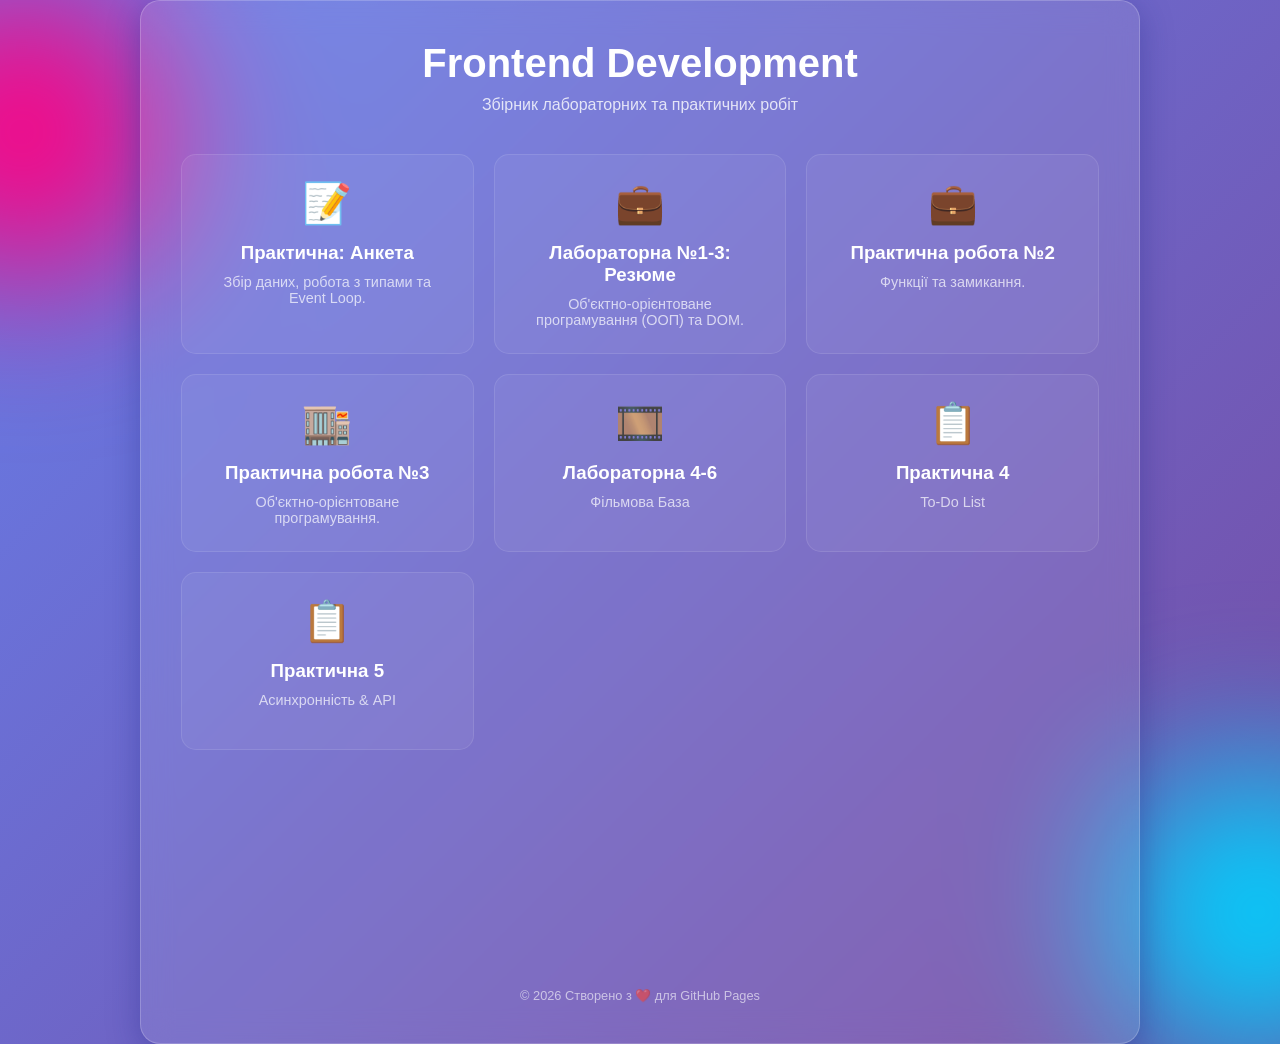
<file: index.html>
<!DOCTYPE html>
<html lang="uk">
<head>
    <meta charset="UTF-8">
    <meta name="viewport" content="width=device-width, initial-scale=1.0">
    <title>My Portfolio | JS Labs</title>
    <link rel="stylesheet" href="style.css">
</head>
<body>
    <div class="background-blobs"></div>
    
    <main class="glass-container">
        <header>
            <h1>Frontend Development</h1>
            <p>Збірник лабораторних та практичних робіт</p>
        </header>

        <section class="grid">
            <a href="practice 1/index.html" class="card">
                <div class="card-icon">📝</div>
                <h3>Практична: Анкета</h3>
                <p>Збір даних, робота з типами та Event Loop.</p>
            </a>

            <a href="Lab 1-3/index.html" class="card">
                <div class="card-icon">💼</div>
                <h3>Лабораторна №1-3: Резюме</h3>
                <p>Об'єктно-орієнтоване програмування (ООП) та DOM.</p>
            </a>

            <a href="practice 2/index.html" class="card">
                <div class="card-icon">💼</div>
                <h3>Практична робота №2</h3>
                <p>Функції та замикання.</p>
            </a>

             <a href="practice 3/index.html" class="card">
                <div class="card-icon">🏬</div>
                <h3>Практична робота №3</h3>
                <p>Об'єктно-орієнтоване програмування.</p>
            </a>

            <a href="Lab-4-6/index.html" class="card">
                <div class="card-icon">🎞️</div>
                <h3>Лабораторна 4-6</h3>
                <p>Фільмова База</p>
            </a>

            <a href="practice 4/index.html" class="card">
                <div class="card-icon">📋</div>
                <h3>Практична 4</h3>
                <p>To-Do List</p>
            </a>

            <a href="practice 5/index.html" class="card">
                <div class="card-icon">📋</div>
                <h3>Практична 5</h3>
                <p>Асинхронність & API</p>
            </a>

            <a href="practice 6/index.html" class="card">
                <div class="card-icon">📋</div>
                <h3>Практична 6</h3>
                <p>Модулі та ES6+</p>
            </a>

            <a href="practice 7/index.html" class="card">
                <div class="card-icon">🏬</div>
                <h3>Практична 7</h3>
                <p>Робота з даними: JSON, localStorage та обробка інформації</p>
            </a>


            <div class="card disabled">
                <div class="card-icon">🚀</div>
                <h3>Майбутні роботи</h3>
                <p>Тут з'являться нові проекти незабаром.</p>
            </div>
        </section>

        <footer>
            <p>&copy; 2026 Створено з ❤️ для GitHub Pages</p>
        </footer>
    </main>

    <script src="script.js"></script>
</body>
</html>
</file>
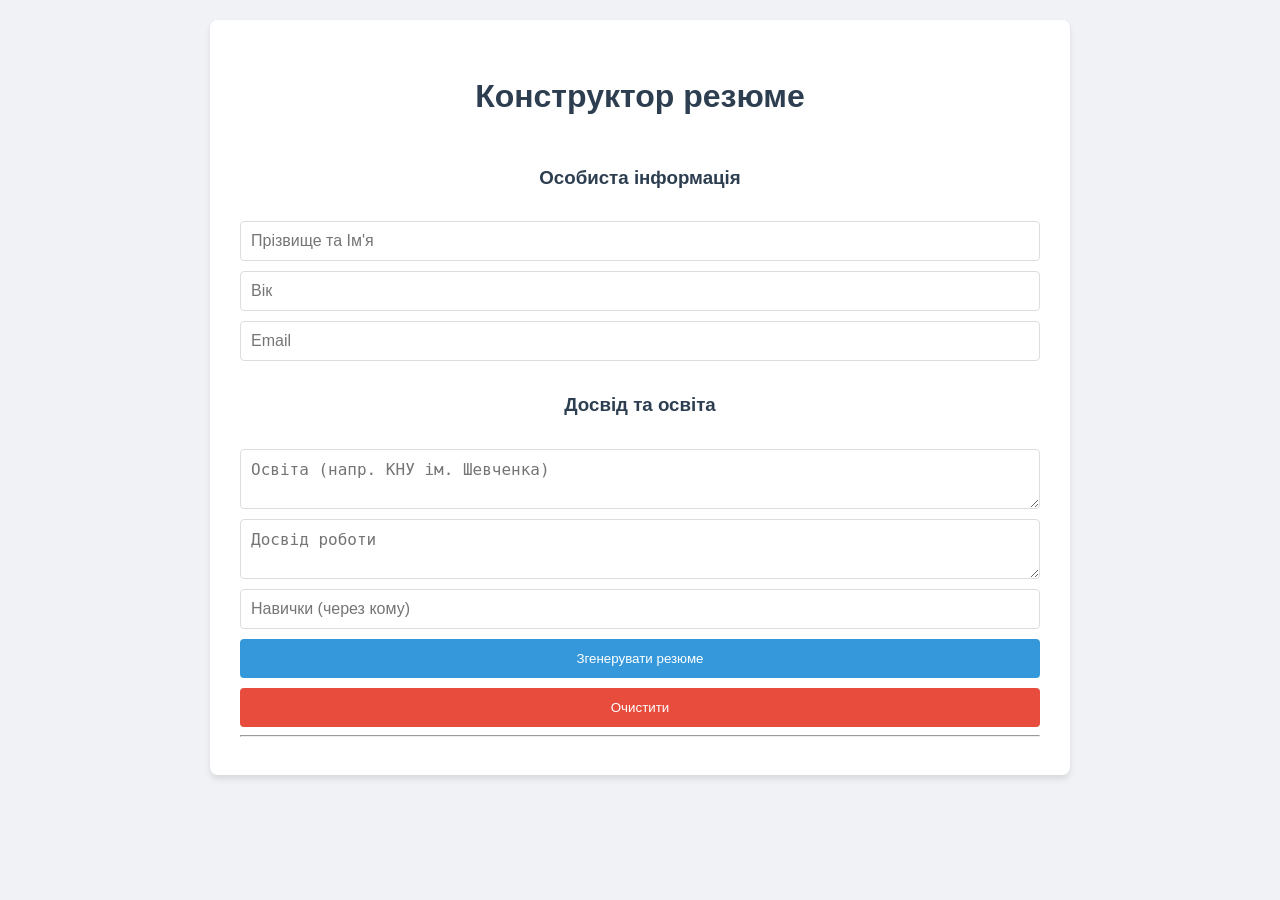
<file: Lab 1-3/index.html>
<!DOCTYPE html>
<html lang="uk">
<head>
    <meta charset="UTF-8">
    <meta name="viewport" content="width=device-width, initial-scale=1.0">
    <title>Конструктор резюме</title>
    <link rel="stylesheet" href="style.css">
</head>
<body>
    <main class="container">
        <header>
            <h1>Конструктор резюме</h1>
        </header>

        <section class="form-section">
            <form id="resume-form">
                <h3>Особиста інформація</h3>
                <input type="text" id="name" placeholder="Прізвище та Ім'я" required>
                <input type="number" id="age" placeholder="Вік" required>
                <input type="email" id="contacts" placeholder="Email" required>
                
                <h3>Досвід та освіта</h3>
                <textarea id="education" placeholder="Освіта (напр. КНУ ім. Шевченка)"></textarea>
                <textarea id="experience" placeholder="Досвід роботи"></textarea>
                <input type="text" id="skills" placeholder="Навички (через кому)">

                <button type="submit">Згенерувати резюме</button>
                <button type="button" id="clear-btn">Очистити</button>
            </form>
        </section>

        <hr>

        <section id="resume-output" class="resume-paper hidden">
            </section>
    </main>

    <script src="script.js"></script>
</body>
</html>
</file>
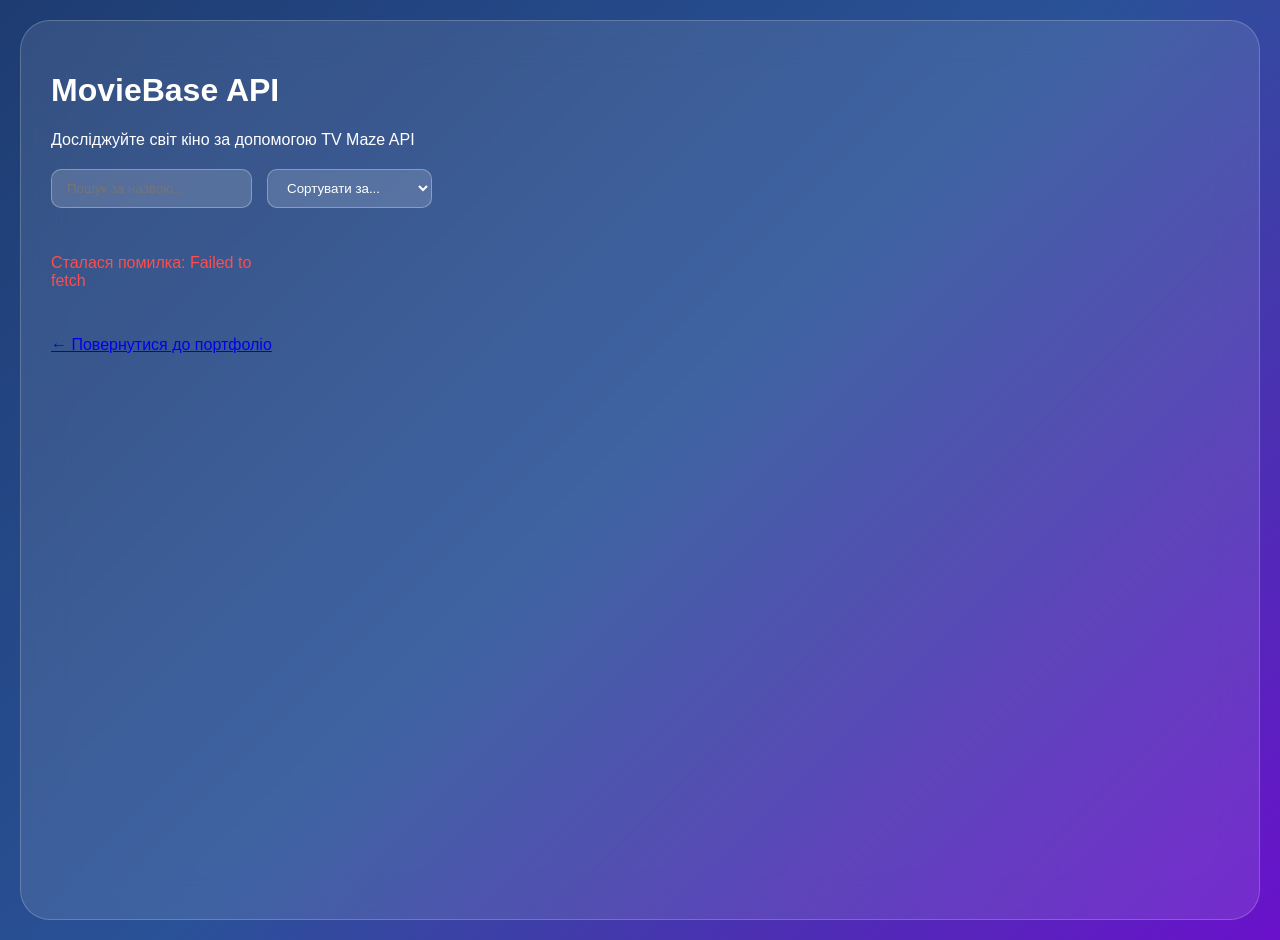
<file: Lab-4-6/index.html>
<!DOCTYPE html>
<html lang="uk">
<head>
    <meta charset="UTF-8">
    <meta name="viewport" content="width=device-width, initial-scale=1.0">
    <title>Лабораторна 4-6: Фільмова База</title>
    <link rel="stylesheet" href="style.css">
</head>
<body>
    <main>
        <header>
            <h1>MovieBase API</h1>
            <p>Досліджуйте світ кіно за допомогою TV Maze API</p>
        </header>

        <nav>
            <input type="text" id="search-input" placeholder="Пошук за назвою...">
            <select id="sort-select">
                <option value="default">Сортувати за...</option>
                <option value="name-asc">Назва (А-Я)</option>
                <option value="rating-desc">Рейтинг (Високий)</option>
            </select>
        </nav>

        <section id="movie-grid">
            <p>Завантаження фільмів...</p>
        </section>

        <div id="pagination" class="pagination"></div>

        <footer id="status-bar">
            <a href="../index.html">← Повернутися до портфоліо</a>
        </footer>
    </main>

    <script src="script.js"></script>
</body>
</html>
</file>
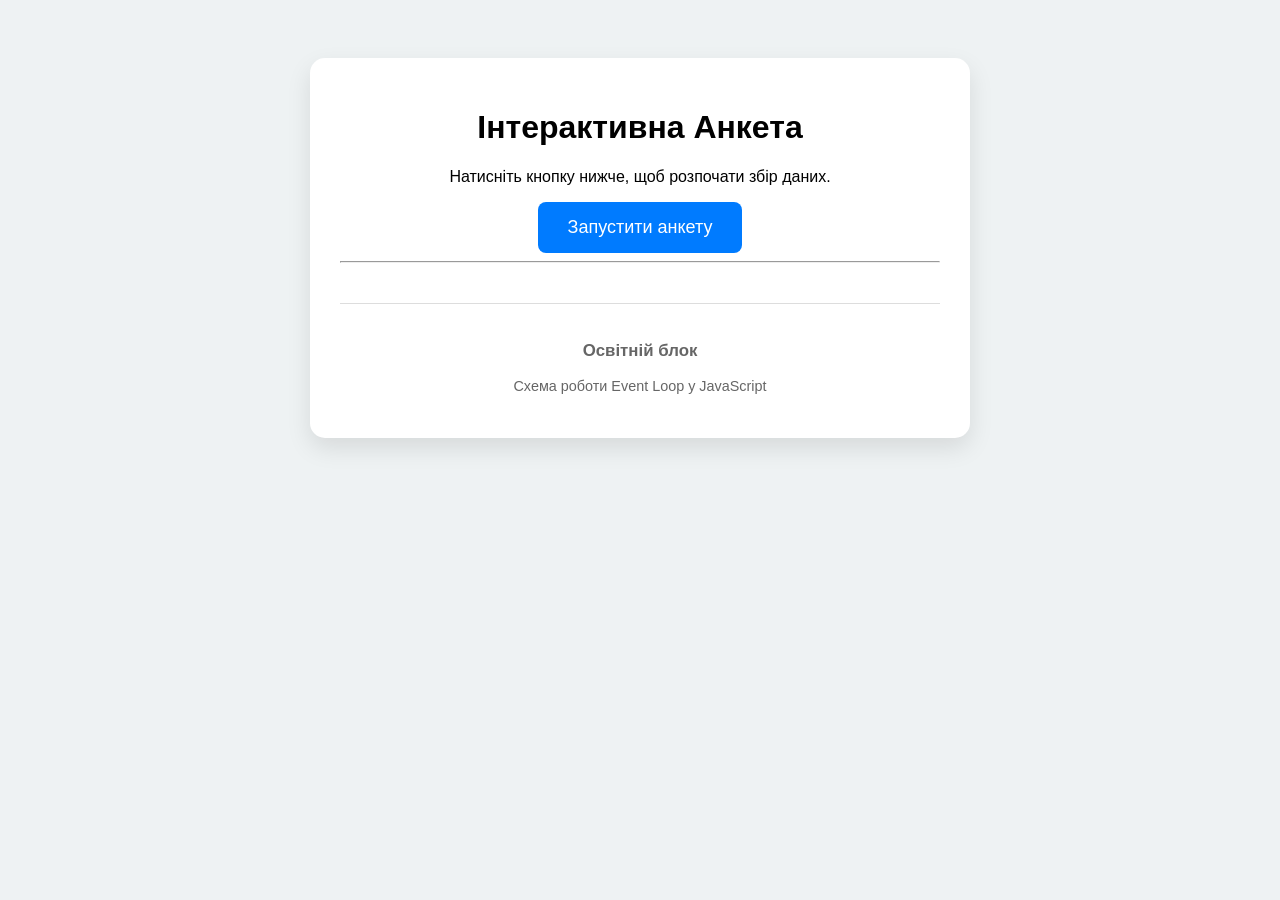
<file: practice 1/index.html>
<!DOCTYPE html>
<html lang="uk">
<head>
    <meta charset="UTF-8">
    <meta name="viewport" content="width=device-width, initial-scale=1.0">
    <title>Інтерактивна Анкета</title>
    <link rel="stylesheet" href="style.css">
</head>
<body>
    <main class="container">
        <header>
            <h1>Інтерактивна Анкета</h1>
            <p>Натисніть кнопку нижче, щоб розпочати збір даних.</p>
        </header>

        <section class="controls">
            <button id="start-btn">Запустити анкету</button>
        </section>
        
        <section id="results" class="hidden">
            <h2>Результати обробки:</h2>
            <output id="output"></output>
        </section>

        <hr>

        <section class="info-block">
            <h3>Освітній блок</h3>
            <figure>
                <figcaption>Схема роботи Event Loop у JavaScript</figcaption>
                
            </figure>
        </section>
    </main>

    <script src="script.js"></script>
</body>
</html>
</file>
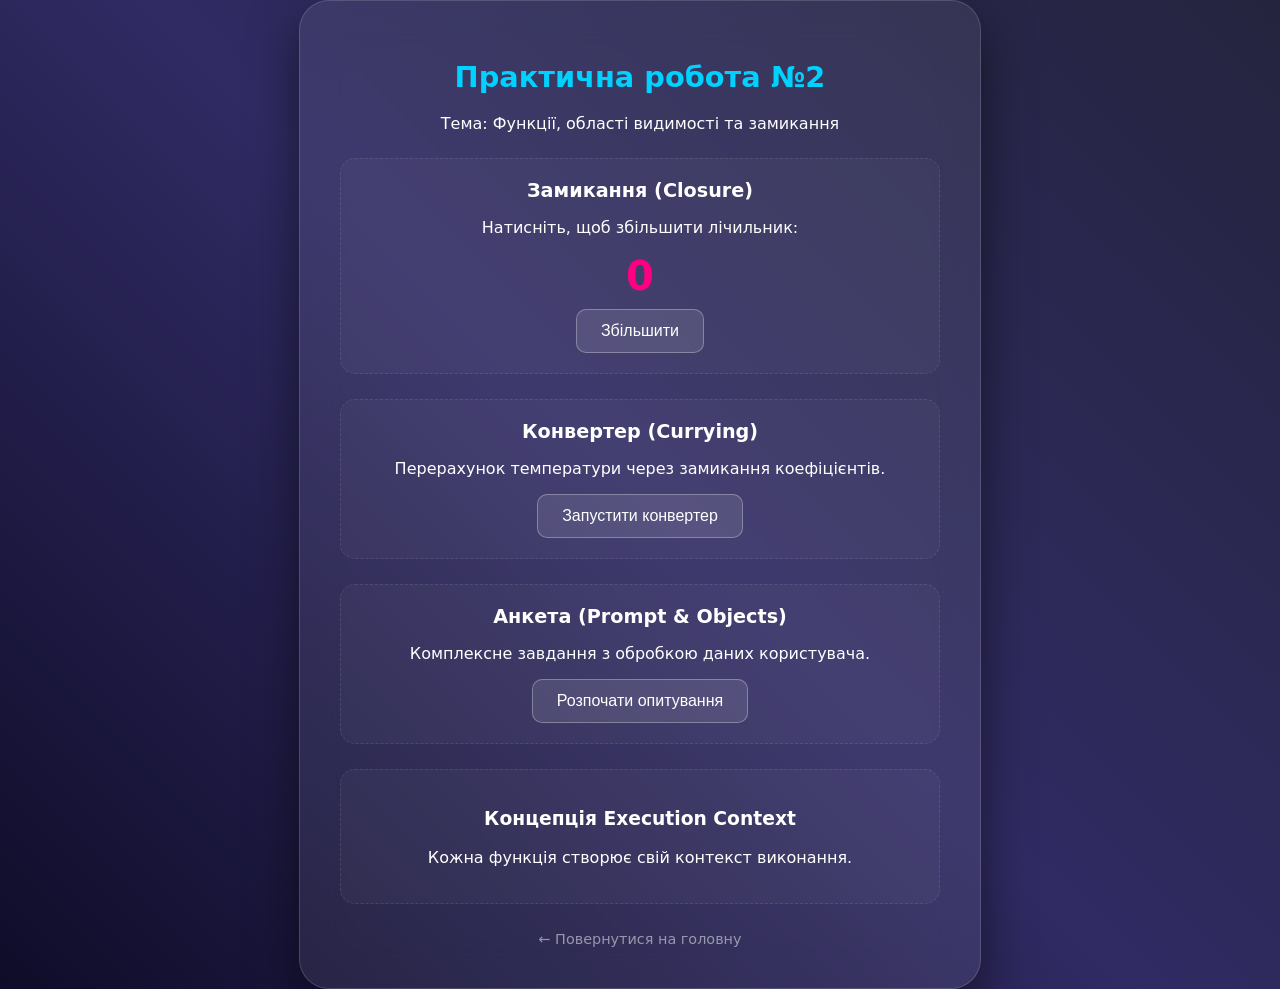
<file: practice 2/index.html>
<!DOCTYPE html>
<html lang="uk">
<head>
    <meta charset="UTF-8">
    <meta name="viewport" content="width=device-width, initial-scale=1.0">
    <title>Практична робота 2: Функції та замикання</title>
    <link rel="stylesheet" href="style.css">
</head>
<body>
    <main>
        <header>
            <h1>Практична робота №2</h1>
            <p>Тема: Функції, області видимості та замикання</p>
        </header>

        <section>
            <h2>Замикання (Closure)</h2>
            <p>Натисніть, щоб збільшити лічильник:</p>
            <output id="counter-val">0</output>
            <button id="count-btn">Збільшити</button>
        </section>

        <section>
            <h2>Конвертер (Currying)</h2>
            <p>Перерахунок температури через замикання коефіцієнтів.</p>
            <button id="convert-btn">Запустити конвертер</button>
        </section>

        <section>
            <h2>Анкета (Prompt & Objects)</h2>
            <p>Комплексне завдання з обробкою даних користувача.</p>
            <button id="survey-btn">Розпочати опитування</button>
        </section>

        <section>
            <h3>Концепція Execution Context</h3>
            
            <p>Кожна функція створює свій контекст виконання.</p>
        </section>

        <footer>
            <a href="../index.html">← Повернутися на головну</a>
        </footer>
    </main>

    <script src="script.js"></script>
</body>
</html>
</file>
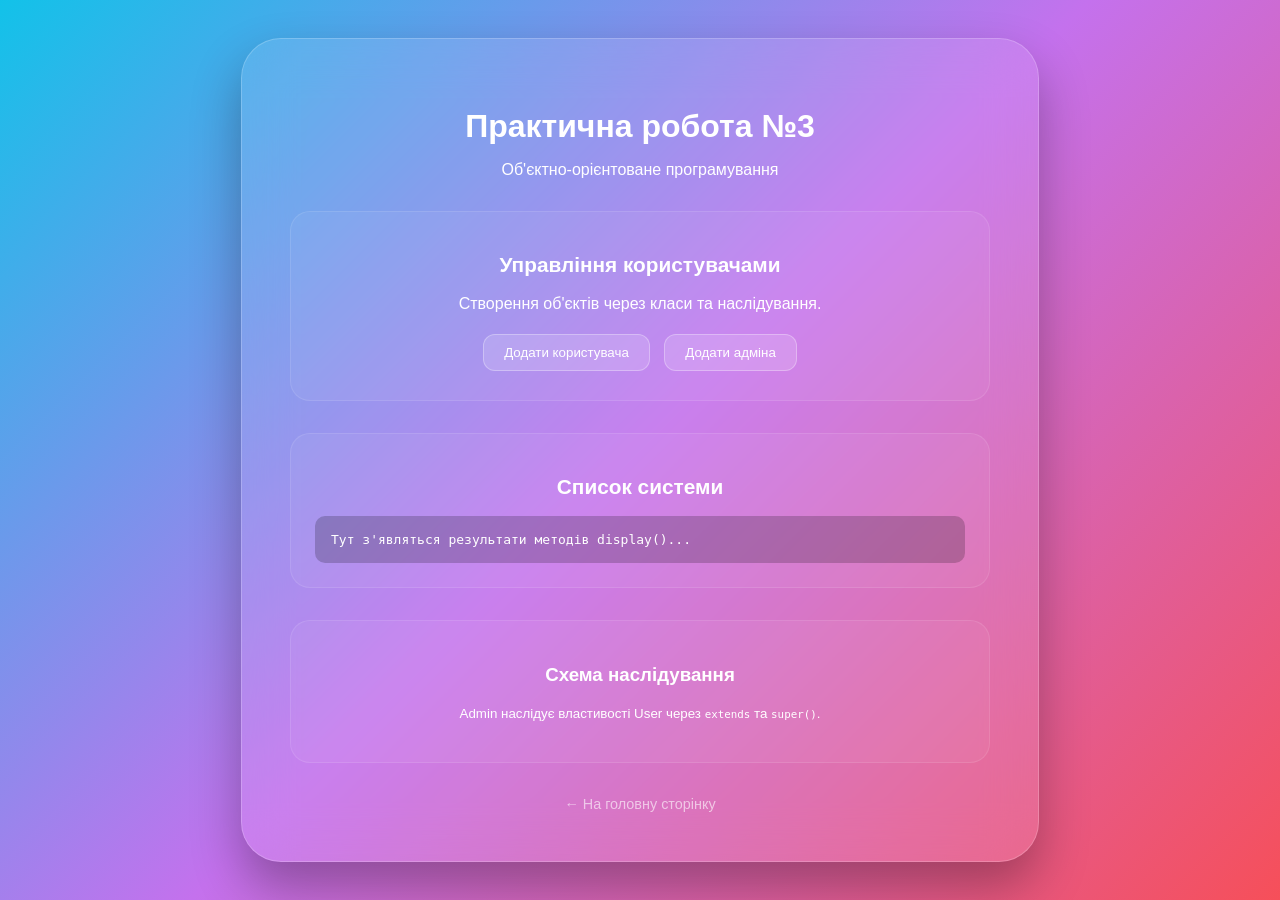
<file: practice 3/index.html>
<!DOCTYPE html>
<html lang="uk">
<head>
    <meta charset="UTF-8">
    <meta name="viewport" content="width=device-width, initial-scale=1.0">
    <title>Практична робота 3: OOP в JavaScript</title>
    <link rel="stylesheet" href="style.css">
</head>
<body>
    <main>
        <header>
            <h1>Практична робота №3</h1>
            <p>Об'єктно-орієнтоване програмування</p>
        </header>

        <section>
            <h2>Управління користувачами</h2>
            <p>Створення об'єктів через класи та наслідування.</p>
            <button id="add-user-btn">Додати користувача</button>
            <button id="add-admin-btn">Додати адміна</button>
        </section>

        <section>
            <h2>Список системи</h2>
            <output id="users-log">Тут з'являться результати методів display()...</output>
        </section>

        <section>
            <h3>Схема наслідування</h3>
                        <p><small>Admin наслідує властивості User через <code>extends</code> та <code>super()</code>.</small></p>
        </section>

        <footer>
            <a href="../index.html">← На головну сторінку</a>
        </footer>
    </main>

    <script src="script.js"></script>
</body>
</html>
</file>
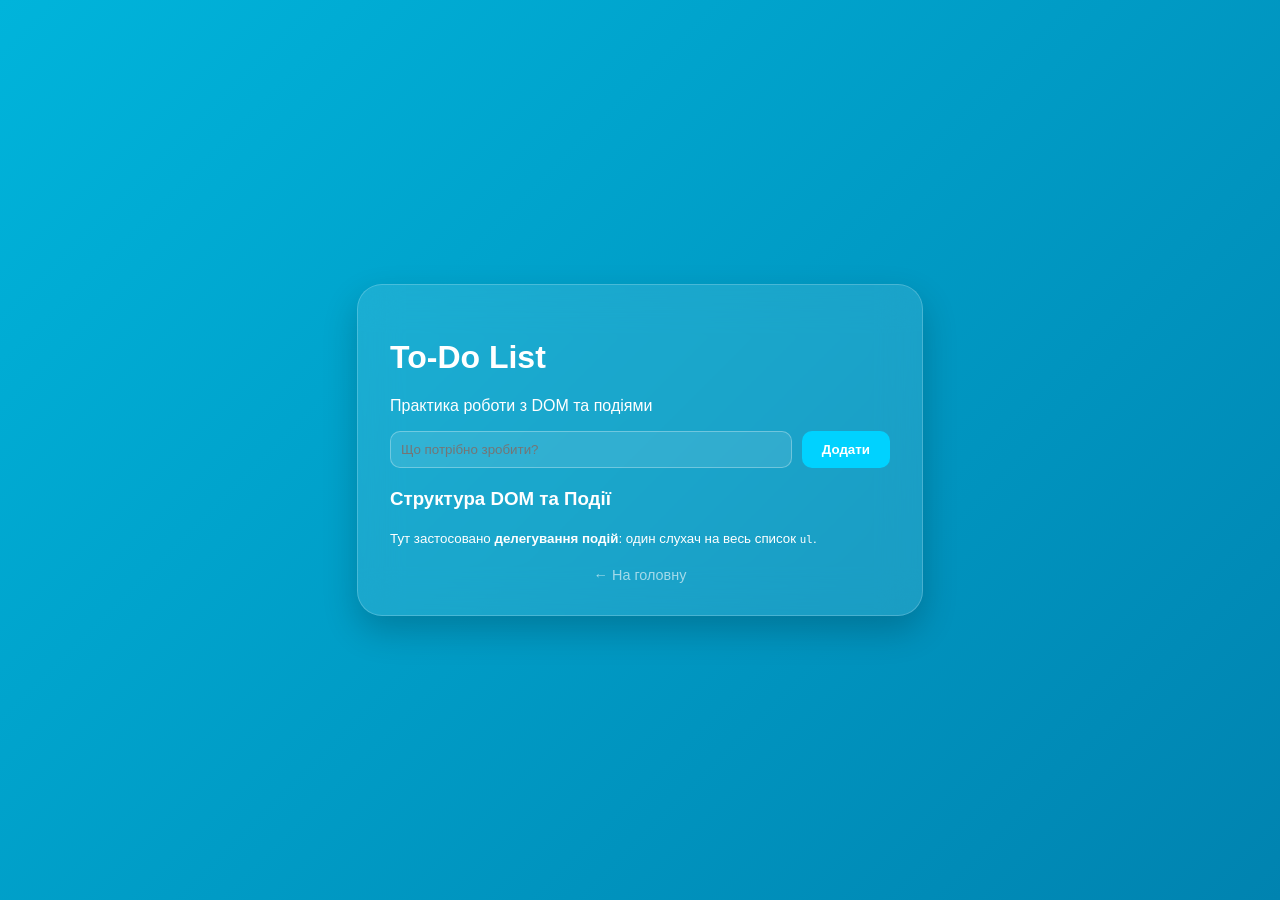
<file: practice 4/index.html>
<!DOCTYPE html>
<html lang="uk">
<head>
    <meta charset="UTF-8">
    <meta name="viewport" content="width=device-width, initial-scale=1.0">
    <title>Практична 4: DOM & Events</title>
    <link rel="stylesheet" href="style.css">
</head>
<body>
    <main>
        <header>
            <h1>To-Do List</h1>
            <p>Практика роботи з DOM та подіями</p>
        </header>

        <section>
            <form id="todo-form">
                <input type="text" id="task-input" placeholder="Що потрібно зробити?" aria-label="Нове завдання">
                <button type="submit">Додати</button>
            </form>
        </section>

        <section>
            <ul id="task-list">
                </ul>
        </section>

        <section id="dom-info">
            <h3>Структура DOM та Події</h3>
            
            <p><small>Тут застосовано <strong>делегування подій</strong>: один слухач на весь список <code>ul</code>.</small></p>
        </section>

        <footer>
            <a href="../index.html">← На головну</a>
        </footer>
    </main>

    <script src="script.js"></script>
</body>
</html>
</file>
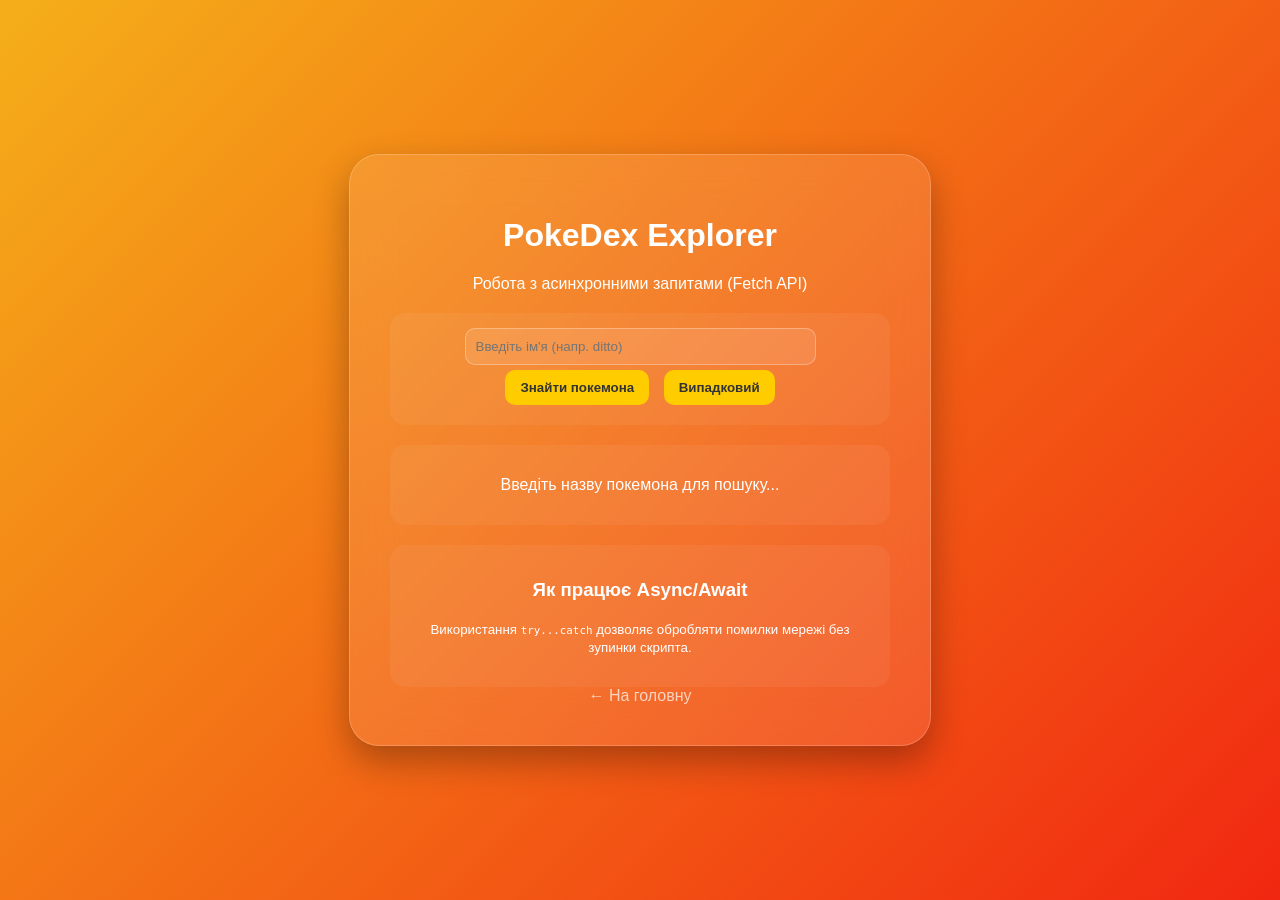
<file: practice 5/index.html>
<!DOCTYPE html>
<html lang="uk">
<head>
    <meta charset="UTF-8">
    <meta name="viewport" content="width=device-width, initial-scale=1.0">
    <title>Практична 5: Асинхронність & API</title>
    <link rel="stylesheet" href="style.css">
</head>
<body>
    <main>
        <header>
            <h1>PokeDex Explorer</h1>
            <p>Робота з асинхронними запитами (Fetch API)</p>
        </header>

        <section id="controls">
            <input type="text" id="poke-name" placeholder="Введіть ім'я (напр. ditto)">
            <button id="fetch-btn">Знайти покемона</button>
            <button id="random-btn">Випадковий</button>
        </section>

        <section id="display-area">
            <p>Введіть назву покемона для пошуку...</p>
        </section>

        <section id="theory-block">
            <h3>Як працює Async/Await</h3>
            
            <p><small>Використання <code>try...catch</code> дозволяє обробляти помилки мережі без зупинки скрипта.</small></p>
        </section>

        <footer>
            <a href="../index.html">← На головну</a>
        </footer>
    </main>

    <script src="script.js"></script>
</body>
</html>
</file>
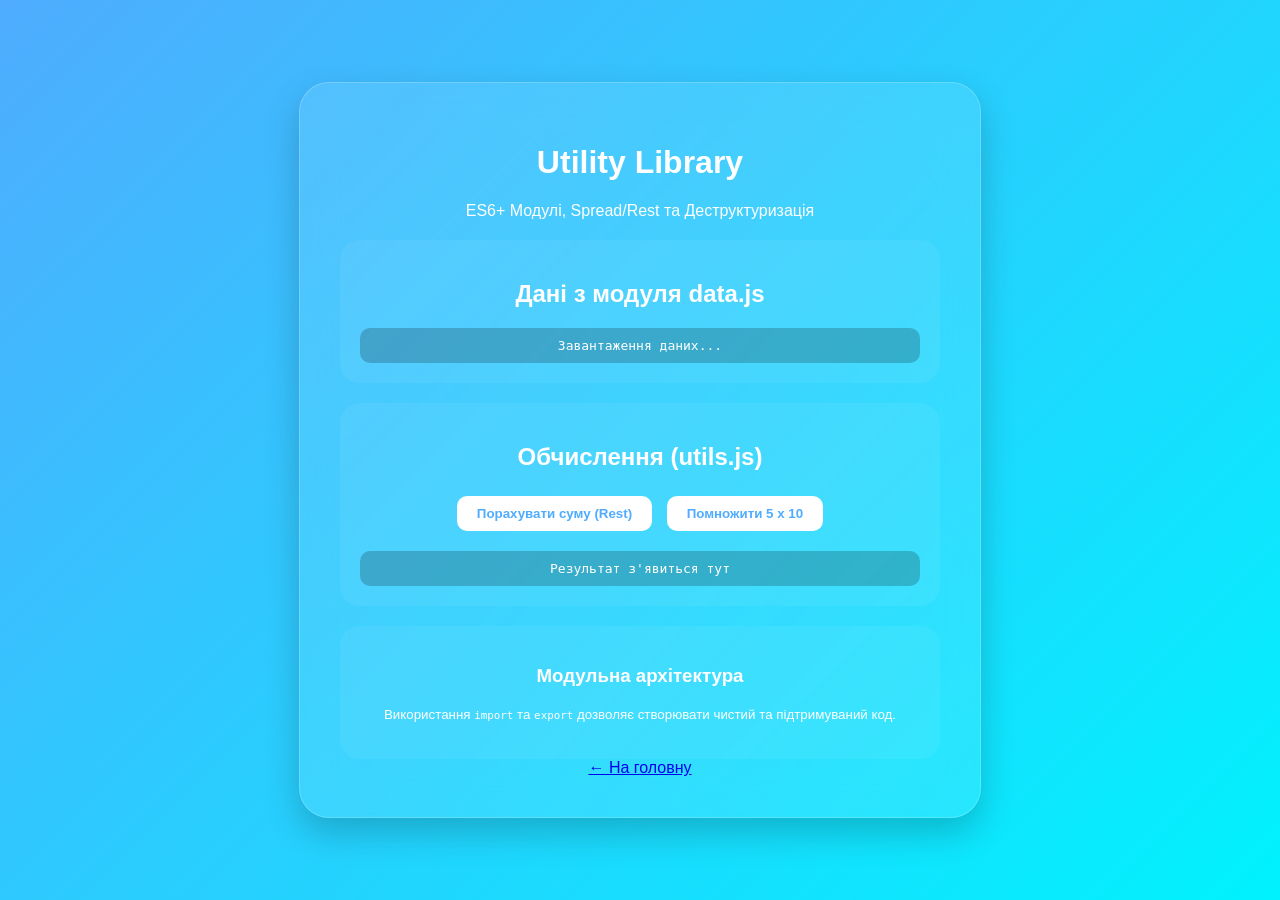
<file: practice 6/index.html>
<!DOCTYPE html>
<html lang="uk">
<head>
    <meta charset="UTF-8">
    <meta name="viewport" content="width=device-width, initial-scale=1.0">
    <title>Практична 6: Модулі та ES6+</title>
    <link rel="stylesheet" href="style.css">
</head>
<body>
    <main>
        <header>
            <h1>Utility Library</h1>
            <p>ES6+ Модулі, Spread/Rest та Деструктуризація</p>
        </header>

        <section id="user-info">
            <h2>Дані з модуля data.js</h2>
            <output id="user-output">Завантаження даних...</output>
        </section>

        <section id="math-operations">
            <h2>Обчислення (utils.js)</h2>
            <div class="controls">
                <button id="calc-sum">Порахувати суму (Rest)</button>
                <button id="calc-mult">Помножити 5 x 10</button>
            </div>
            <output id="math-output">Результат з'явиться тут</output>
        </section>

        <section>
            <h3>Модульна архітектура</h3>
            
            <p><small>Використання <code>import</code> та <code>export</code> дозволяє створювати чистий та підтримуваний код.</small></p>
        </section>

        <footer>
            <a href="../index.html">← На головну</a>
        </footer>
    </main>

    <script type="module" src="script.js"></script>
</body>
</html>
</file>
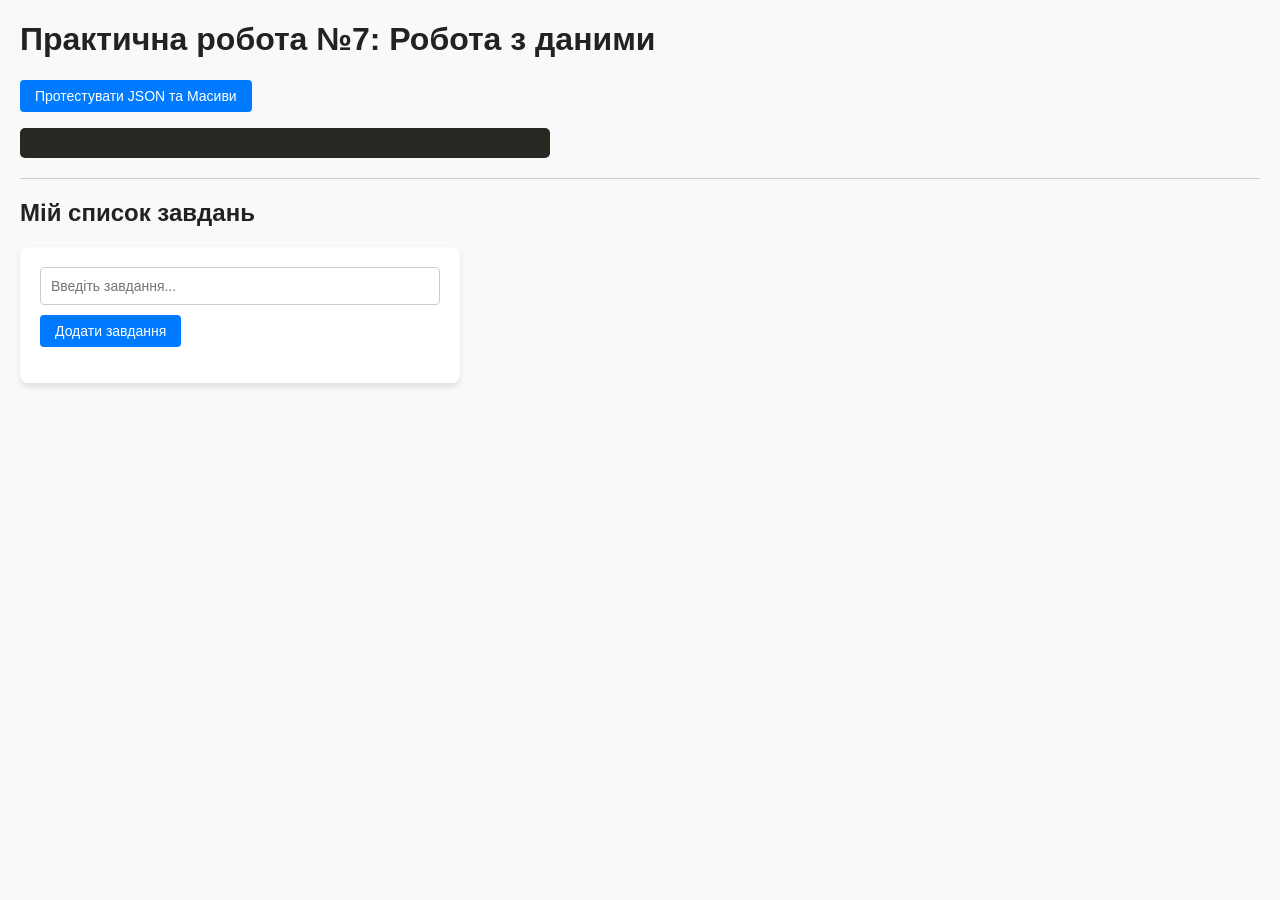
<file: practice 7/index.html>
<!DOCTYPE html>
<html lang="uk">
<head>
    <meta charset="UTF-8">
    <meta name="viewport" content="width=device-width, initial-scale=1.0">
    <title>Практична робота 7: Робота з даними</title>
    <link rel="stylesheet" href="style.css">
</head>
<body>

    <h1>Практична робота №7: Робота з даними</h1>
    
    <button id="loadData">Протестувати JSON та Масиви</button>
    <pre id="output"></pre>

    <hr>

    <h2>Мій список завдань</h2>
    <div class="todo-container">
        <input type="text" id="taskInput" placeholder="Введіть завдання...">
        <button id="addTask">Додати завдання</button>
        <ul id="taskList"></ul>
    </div>

    <script src="script.js"></script>
</body>
</html>
</file>
<file: style.css>
* {
    margin: 0;
    padding: 0;
    box-sizing: border-box;
}

body {
    font-family: 'Poppins', sans-serif;
    min-height: 100vh;
    display: flex;
    justify-content: center;
    align-items: center;
    background: linear-gradient(135deg, #667eea 0%, #764ba2 100%);
    overflow-x: hidden;
}

/* Декоративні плями на фоні */
.background-blobs {
    position: fixed;
    width: 100vw;
    height: 100vh;
    z-index: -1;
}

.background-blobs::before, .background-blobs::after {
    content: '';
    position: absolute;
    width: 300px;
    height: 300px;
    background: rgba(255, 255, 255, 0.2);
    border-radius: 50%;
    filter: blur(80px);
}

.background-blobs::before { top: -10%; left: -10%; background: #ff0080; }
.background-blobs::after { bottom: -10%; right: -10%; background: #00d2ff; }

/* Скляний контейнер */
.glass-container {
    background: rgba(255, 255, 255, 0.1);
    backdrop-filter: blur(15px);
    -webkit-backdrop-filter: blur(15px);
    border: 1px solid rgba(255, 255, 255, 0.2);
    border-radius: 20px;
    padding: 40px;
    width: 90%;
    max-width: 1000px;
    text-align: center;
    color: white;
    box-shadow: 0 8px 32px 0 rgba(31, 38, 135, 0.37);
}

header h1 { font-size: 2.5rem; margin-bottom: 10px; }
header p { opacity: 0.8; margin-bottom: 40px; }

/* Сітка карток */
.grid {
    display: grid;
    grid-template-columns: repeat(auto-fit, minmax(250px, 1fr));
    gap: 20px;
}

.card {
    background: rgba(255, 255, 255, 0.05);
    border: 1px solid rgba(255, 255, 255, 0.1);
    border-radius: 15px;
    padding: 25px;
    text-decoration: none;
    color: white;
    transition: all 0.3s ease;
}

.card:hover {
    background: rgba(255, 255, 255, 0.2);
    transform: translateY(-10px);
    border-color: rgba(255, 255, 255, 0.5);
}

.card-icon { font-size: 40px; margin-bottom: 15px; }
.card h3 { margin-bottom: 10px; }
.card p { font-size: 0.9rem; opacity: 0.7; }

.disabled { opacity: 0.5; cursor: default; }

footer { margin-top: 40px; font-size: 0.8rem; opacity: 0.6; }
</file>
<file: Lab 1-3/style.css>
:root {
    --primary: #2c3e50;
    --accent: #3498db;
}

body { font-family: sans-serif; 
    background: #f0f2f5; 
    color: #333; 
    line-height: 1.6; }
.container { 
    max-width: 800px; 
    margin: 20px auto; 
    background: #fff; 
    padding: 30px; 
    border-radius: 8px; 
    box-shadow: 0 4px 6px rgba(0,0,0,0.1); }

h1, h3 { color: var(--primary); 
    text-align: center; }

form { display: grid; gap: 10px; }
input, textarea { padding: 10px; border: 1px solid #ddd; border-radius: 4px; font-size: 16px; }
button { padding: 12px; cursor: pointer; border: none; border-radius: 4px; transition: 0.3s; }
button[type="submit"] { background: var(--accent); color: white; }
#clear-btn { background: #e74c3c; color: white; }

.hidden { display: none; }

/* Стиль готового резюме */
.resume-paper {
    background: white;
    padding: 40px;
    border: 1px solid #eee;
    box-shadow: 0 0 20px rgba(0,0,0,0.05);
    margin-top: 30px;
}
.resume-header { border-bottom: 2px solid var(--primary); margin-bottom: 20px; }
.resume-section { margin-bottom: 15px; }
.resume-section h4 { text-transform: uppercase; color: var(--accent); margin-bottom: 5px; }
</file>
<file: Lab-4-6/style.css>
body {
    margin: 0;
    min-height: 100vh;
    font-family: 'Segoe UI', sans-serif;
    background: linear-gradient(135deg, #1e3c72, #2a5298, #6a11cb);
    color: white;
    display: flex;
    justify-content: center;
    padding: 20px;
}

main {
    background: rgba(255, 255, 255, 0.1);
    backdrop-filter: blur(20px);
    -webkit-backdrop-filter: blur(20px);
    border: 1px solid rgba(255, 255, 255, 0.2);
    border-radius: 30px;
    padding: 30px;
    width: 100%;
    max-width: 1200px;
}

nav {
    display: flex;
    gap: 15px;
    margin: 20px 0;
}

input, select {
    background: rgba(255, 255, 255, 0.15);
    border: 1px solid rgba(255, 255, 255, 0.3);
    border-radius: 10px;
    padding: 10px 15px;
    color: white;
    outline: none;
}

#movie-grid {
    display: grid;
    grid-template-columns: repeat(auto-fill, minmax(200px, 1fr));
    gap: 20px;
    margin-top: 30px;
}

/* Картка фільму */
article {
    background: rgba(255, 255, 255, 0.05);
    border: 1px solid rgba(255, 255, 255, 0.1);
    border-radius: 15px;
    padding: 15px;
    transition: 0.3s transform ease;
}

article:hover {
    transform: translateY(-10px);
    background: rgba(255, 255, 255, 0.15);
}

article img {
    width: 100%;
    border-radius: 10px;
    margin-bottom: 10px;
}

article h3 { font-size: 1.1rem; margin: 10px 0 5px; }
article p { font-size: 0.85rem; opacity: 0.7; }

.rating { color: #f1c40f; font-weight: bold; }

/* Пагінація */
.pagination {
    display: flex;
    justify-content: center;
    align-items: center;
    gap: 15px;
    margin-top: 30px;
    flex-wrap: wrap;
}

.pagination button {
    background: rgba(255, 255, 255, 0.15);
    border: 1px solid rgba(255, 255, 255, 0.3);
    border-radius: 10px;
    padding: 10px 20px;
    color: white;
    font-family: inherit;
    font-weight: bold;
    cursor: pointer;
    transition: background 0.3s, transform 0.2s, opacity 0.3s;
    outline: none;
}

.pagination button:hover:not(:disabled) {
    background: rgba(255, 255, 255, 0.3);
    transform: translateY(-2px);
}

.pagination button:active:not(:disabled) {
    transform: translateY(0);
}

.pagination button:disabled {
    opacity: 0.4;
    cursor: not-allowed;
}

.pagination span {
    font-size: 1rem;
    font-weight: 500;
    text-shadow: 0 2px 4px rgba(0, 0, 0, 0.3);
    min-width: 120px;
    text-align: center;
}
</file>
<file: practice 1/style.css>
body {
    font-family: 'Segoe UI', sans-serif;
    background-color: #eef2f3;
    display: flex;
    justify-content: center;
    padding-top: 50px;
}

.container {
    background: white;
    padding: 30px;
    border-radius: 15px;
    box-shadow: 0 10px 25px rgba(0,0,0,0.1);
    max-width: 600px;
    width: 100%;
    text-align: center;
}

button {
    padding: 15px 30px;
    font-size: 18px;
    background-color: #007bff;
    color: white;
    border: none;
    border-radius: 8px;
    cursor: pointer;
    transition: 0.3s;
}

button:hover {
    background-color: #0056b3;
}

#results {
    margin-top: 20px;
    text-align: left;
    background: #f8f9fa;
    padding: 15px;
    border-left: 5px solid #007bff;
}

.hidden { display: none; }

.info-block {
    margin-top: 40px;
    font-size: 0.9em;
    color: #666;
    border-top: 1px solid #ddd;
    padding-top: 20px;
}
</file>
<file: practice 2/style.css>
/* Базовий фон */
body {
    margin: 0;
    min-height: 100vh;
    display: flex;
    justify-content: center;
    align-items: center;
    font-family: system-ui, -apple-system, sans-serif;
    background: linear-gradient(45deg, #0f0c29, #302b63, #24243e);
    color: white;
}

/* Скляний ефект для головного контейнера */
main {
    background: rgba(255, 255, 255, 0.07);
    backdrop-filter: blur(20px);
    -webkit-backdrop-filter: blur(20px);
    border: 1px solid rgba(255, 255, 255, 0.15);
    border-radius: 30px;
    padding: 40px;
    max-width: 600px;
    width: 90%;
    text-align: center;
    box-shadow: 0 20px 50px rgba(0,0,0,0.5);
}

/* Стилізація секцій замість карток */
section {
    margin: 25px 0;
    padding: 20px;
    background: rgba(255, 255, 255, 0.03);
    border-radius: 15px;
    border: 1px dashed rgba(255, 255, 255, 0.1);
}

h1 { font-size: 1.8rem; color: #00d2ff; }
h2 { font-size: 1.2rem; margin-top: 0; }

/* Стиль виводу лічильника */
output {
    display: block;
    font-size: 2.5rem;
    font-weight: bold;
    margin: 10px 0;
    color: #ff0080;
}

/* Кнопки */
button {
    background: rgba(255, 255, 255, 0.1);
    color: white;
    border: 1px solid rgba(255, 255, 255, 0.3);
    padding: 12px 24px;
    border-radius: 10px;
    cursor: pointer;
    font-size: 1rem;
    transition: 0.3s;
}

button:hover {
    background: rgba(255, 255, 255, 0.2);
    transform: scale(1.05);
}

footer a {
    color: rgba(255, 255, 255, 0.5);
    text-decoration: none;
    font-size: 0.9rem;
}
</file>
<file: practice 3/style.css>
body {
    margin: 0;
    min-height: 100vh;
    display: flex;
    justify-content: center;
    align-items: center;
    font-family: 'Segoe UI', sans-serif;
    background: linear-gradient(135deg, #12c2e9, #c471ed, #f64f59);
    color: white;
}

main {
    background: rgba(255, 255, 255, 0.1);
    backdrop-filter: blur(25px);
    -webkit-backdrop-filter: blur(25px);
    border: 1px solid rgba(255, 255, 255, 0.2);
    border-radius: 40px;
    padding: 3rem;
    width: 85%;
    max-width: 700px;
    box-shadow: 0 25px 50px rgba(0, 0, 0, 0.3);
    text-align: center;
}

section {
    margin: 2rem 0;
    padding: 1.5rem;
    background: rgba(255, 255, 255, 0.05);
    border-radius: 20px;
    border: 1px solid rgba(255, 255, 255, 0.1);
}

h1 { font-size: 2rem; margin-bottom: 0.5rem; }
h2 { font-size: 1.3rem; color: #fff; }

output {
    display: block;
    text-align: left;
    background: rgba(0, 0, 0, 0.2);
    padding: 1rem;
    border-radius: 10px;
    font-family: monospace;
    white-space: pre-wrap;
    margin-top: 1rem;
    max-height: 200px;
    overflow-y: auto;
}

button {
    background: rgba(255, 255, 255, 0.15);
    color: white;
    border: 1px solid rgba(255, 255, 255, 0.3);
    padding: 10px 20px;
    margin: 5px;
    border-radius: 12px;
    cursor: pointer;
    transition: 0.3s;
}

button:hover {
    background: rgba(255, 255, 255, 0.25);
    transform: translateY(-2px);
}

footer a {
    color: rgba(255, 255, 255, 0.6);
    text-decoration: none;
    font-size: 0.9rem;
}
</file>
<file: practice 4/style.css>
body {
    margin: 0;
    min-height: 100vh;
    display: flex;
    justify-content: center;
    align-items: center;
    background: linear-gradient(135deg, #00b4db, #0083b0);
    font-family: 'Segoe UI', sans-serif;
    color: white;
}

main {
    background: rgba(255, 255, 255, 0.1);
    backdrop-filter: blur(20px);
    -webkit-backdrop-filter: blur(20px);
    border: 1px solid rgba(255, 255, 255, 0.2);
    border-radius: 25px;
    padding: 2rem;
    width: 90%;
    max-width: 500px;
    box-shadow: 0 15px 35px rgba(0,0,0,0.2);
}

form {
    display: flex;
    gap: 10px;
    margin-bottom: 20px;
}

input {
    flex: 1;
    background: rgba(255, 255, 255, 0.1);
    border: 1px solid rgba(255, 255, 255, 0.3);
    border-radius: 10px;
    padding: 10px;
    color: white;
    outline: none;
}

button {
    background: #00d2ff;
    border: none;
    border-radius: 10px;
    padding: 10px 20px;
    color: white;
    cursor: pointer;
    font-weight: bold;
    transition: 0.3s;
}

button:hover { opacity: 0.8; }

ul {
    list-style: none;
    padding: 0;
    text-align: left;
}

li {
    background: rgba(255, 255, 255, 0.05);
    margin-bottom: 8px;
    padding: 12px;
    border-radius: 10px;
    display: flex;
    justify-content: space-between;
    align-items: center;
    border: 1px solid rgba(255, 255, 255, 0.1);
    animation: fadeIn 0.3s ease;
}

li button {
    background: #ff4d4d;
    padding: 5px 10px;
    font-size: 0.8rem;
}

@keyframes fadeIn {
    from { opacity: 0; transform: translateY(10px); }
    to { opacity: 1; transform: translateY(0); }
}

footer { margin-top: 20px; font-size: 0.9rem; opacity: 0.6; text-align: center; }
footer a { color: white; text-decoration: none; }
</file>
<file: practice 5/style.css>
body {
    margin: 0;
    min-height: 100vh;
    display: flex;
    justify-content: center;
    align-items: center;
    font-family: 'Segoe UI', sans-serif;
    background: linear-gradient(135deg, #f5af19, #f12711);
    color: white;
}

main {
    background: rgba(255, 255, 255, 0.1);
    backdrop-filter: blur(20px);
    -webkit-backdrop-filter: blur(20px);
    border: 1px solid rgba(255, 255, 255, 0.2);
    border-radius: 30px;
    padding: 2.5rem;
    width: 90%;
    max-width: 500px;
    box-shadow: 0 15px 35px rgba(0,0,0,0.3);
    text-align: center;
}

section {
    margin-top: 20px;
    padding: 15px;
    background: rgba(255, 255, 255, 0.05);
    border-radius: 15px;
}

input {
    width: 70%;
    padding: 10px;
    border-radius: 10px;
    border: 1px solid rgba(255, 255, 255, 0.3);
    background: rgba(255, 255, 255, 0.1);
    color: white;
    outline: none;
}

button {
    padding: 10px 15px;
    border-radius: 10px;
    border: none;
    background: #ffcc00;
    color: #333;
    font-weight: bold;
    cursor: pointer;
    transition: 0.3s;
    margin: 5px;
}

button:hover {
    transform: scale(1.05);
    background: #fff;
}

article {
    animation: fadeIn 0.5s ease;
}

article img {
    width: 150px;
    filter: drop-shadow(0 5px 15px rgba(0,0,0,0.2));
}

@keyframes fadeIn {
    from { opacity: 0; }
    to { opacity: 1; }
}

footer a { color: white; text-decoration: none; opacity: 0.7; }
</file>
<file: practice 6/style.css>
body {
    margin: 0;
    min-height: 100vh;
    display: flex;
    justify-content: center;
    align-items: center;
    font-family: 'Segoe UI', sans-serif;
    background: linear-gradient(135deg, #4facfe 0%, #00f2fe 100%);
    color: white;
}

main {
    background: rgba(255, 255, 255, 0.1);
    backdrop-filter: blur(20px);
    border: 1px solid rgba(255, 255, 255, 0.2);
    border-radius: 30px;
    padding: 2.5rem;
    width: 90%;
    max-width: 600px;
    box-shadow: 0 15px 35px rgba(0,0,0,0.2);
    text-align: center;
}

section {
    margin-top: 20px;
    padding: 20px;
    background: rgba(255, 255, 255, 0.05);
    border-radius: 20px;
}

output {
    display: block;
    margin-top: 15px;
    font-family: monospace;
    background: rgba(0,0,0,0.2);
    padding: 10px;
    border-radius: 10px;
}

button {
    background: white;
    color: #4facfe;
    border: none;
    padding: 10px 20px;
    border-radius: 10px;
    font-weight: bold;
    cursor: pointer;
    transition: 0.3s;
    margin: 5px;
}

button:hover { transform: scale(1.05); box-shadow: 0 5px 15px rgba(0,0,0,0.1); }
</file>
<file: practice 7/style.css>
/* Загальні стилі для сторінки */
body {
    font-family: Arial, sans-serif;
    margin: 20px;
    background-color: #f9f9f9;
    color: #333;
}

h1, h2 {
    color: #222;
}

hr {
    border: 0;
    height: 1px;
    background: #ccc;
    margin: 20px 0;
}

/* Контейнер для демонстраційної зони */
#output {
    background: #272822;
    color: #f8f8f2;
    padding: 15px;
    border-radius: 5px;
    font-family: 'Courier New', Courier, monospace;
    white-space: pre-wrap;
    max-width: 500px;
}

/* Кнопки */
button {
    padding: 8px 15px;
    background-color: #007bff;
    color: white;
    border: none;
    border-radius: 4px;
    cursor: pointer;
    font-size: 14px;
    transition: background 0.2s;
}

button:hover {
    background-color: #0056b3;
}

/* Стилі для To-do контейнера */
.todo-container {
    max-width: 400px;
    background: white;
    padding: 20px;
    border-radius: 8px;
    box-shadow: 0 4px 6px rgba(0, 0, 0, 0.1);
}

/* Поле введення */
input[type="text"] {
    width: calc(100% - 22px);
    padding: 10px;
    margin-bottom: 10px;
    border: 1px solid #ccc;
    border-radius: 4px;
    font-size: 14px;
}

/* Список завдань */
ul {
    list-style-type: none;
    padding: 0;
    margin-top: 15px;
}

li {
    padding: 12px;
    background: #f8f9fa;
    margin-bottom: 8px;
    border-radius: 4px;
    cursor: pointer;
    display: flex;
    justify-content: space-between;
    align-items: center;
    border-left: 4px solid #007bff;
    transition: background 0.2s;
}

li:hover {
    background: #e9ecef;
}

/* Кнопка видалення (хрестик) */
.delete-btn {
    color: #dc3545;
    font-weight: bold;
    margin-left: 10px;
    padding: 2px 6px;
    border-radius: 50%;
    transition: background 0.2s;
}

.delete-btn:hover {
    background: rgba(220, 53, 69, 0.1);
}
</file>
